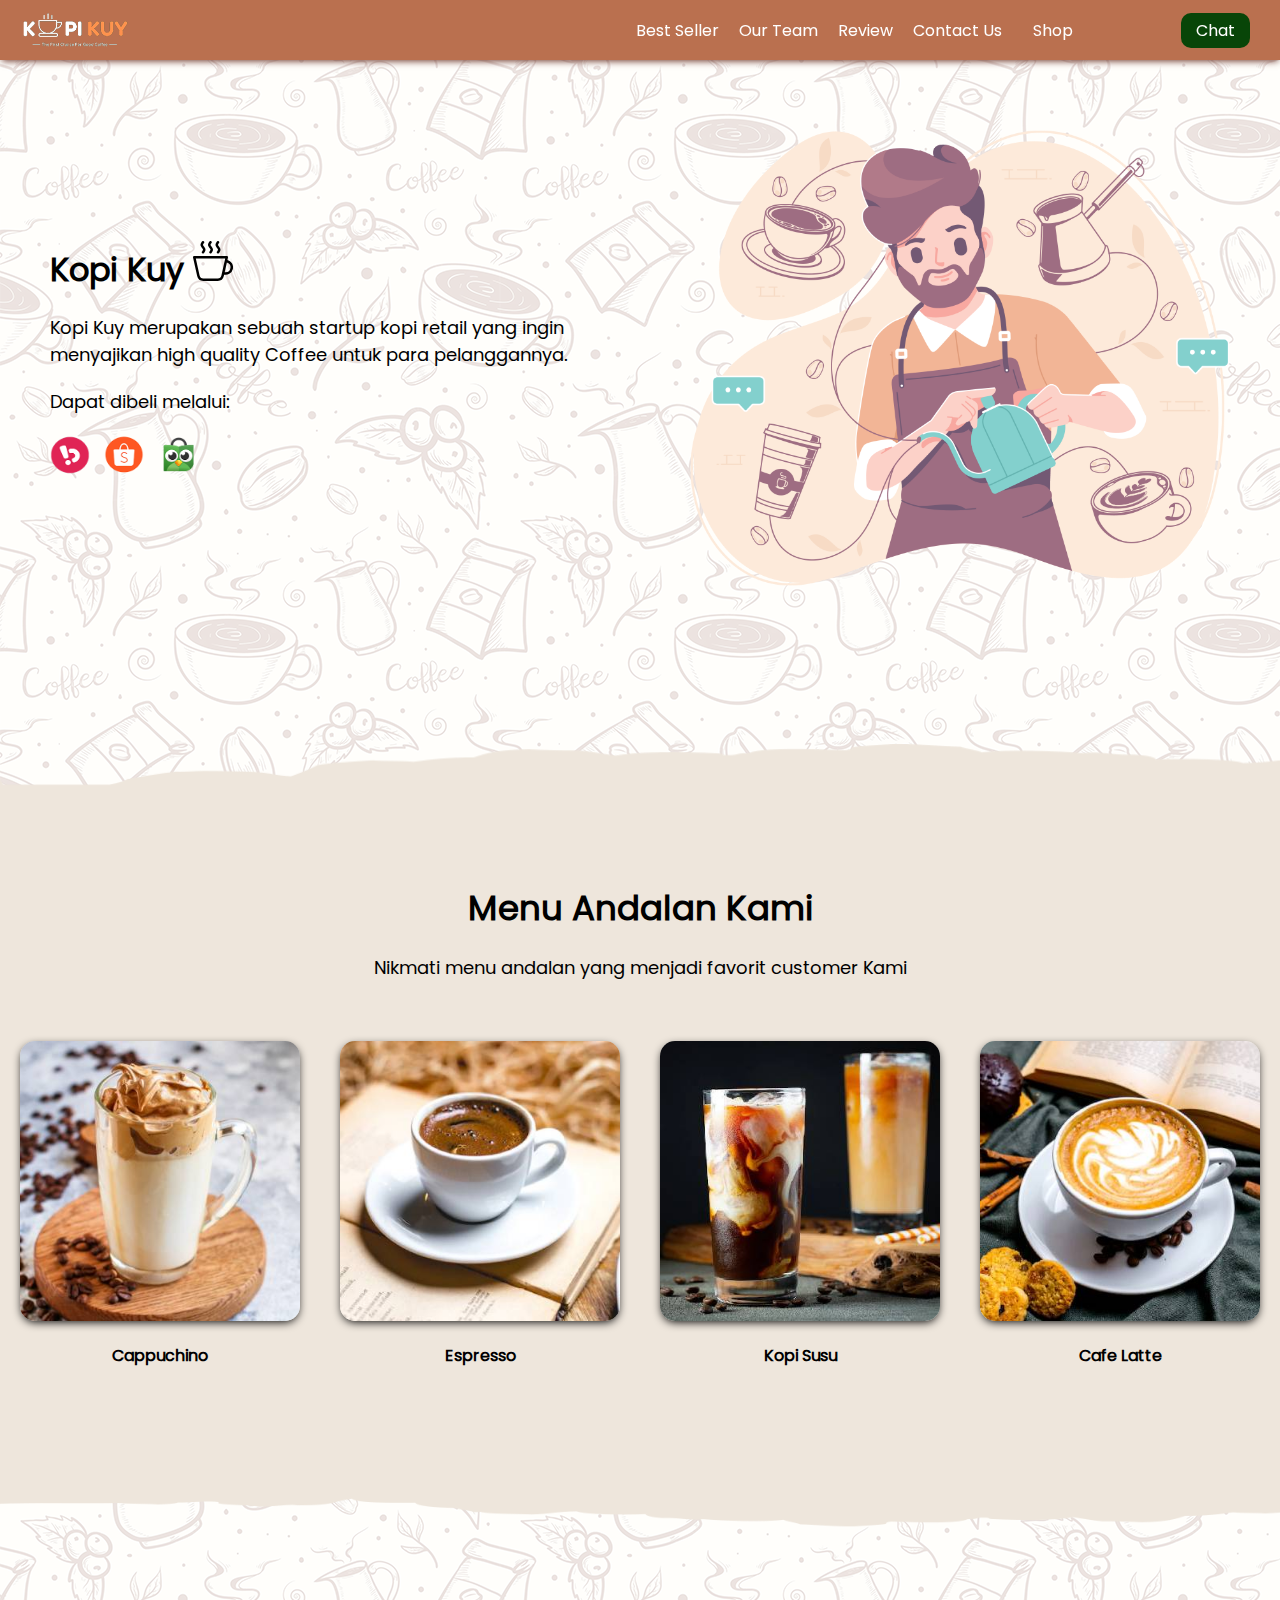
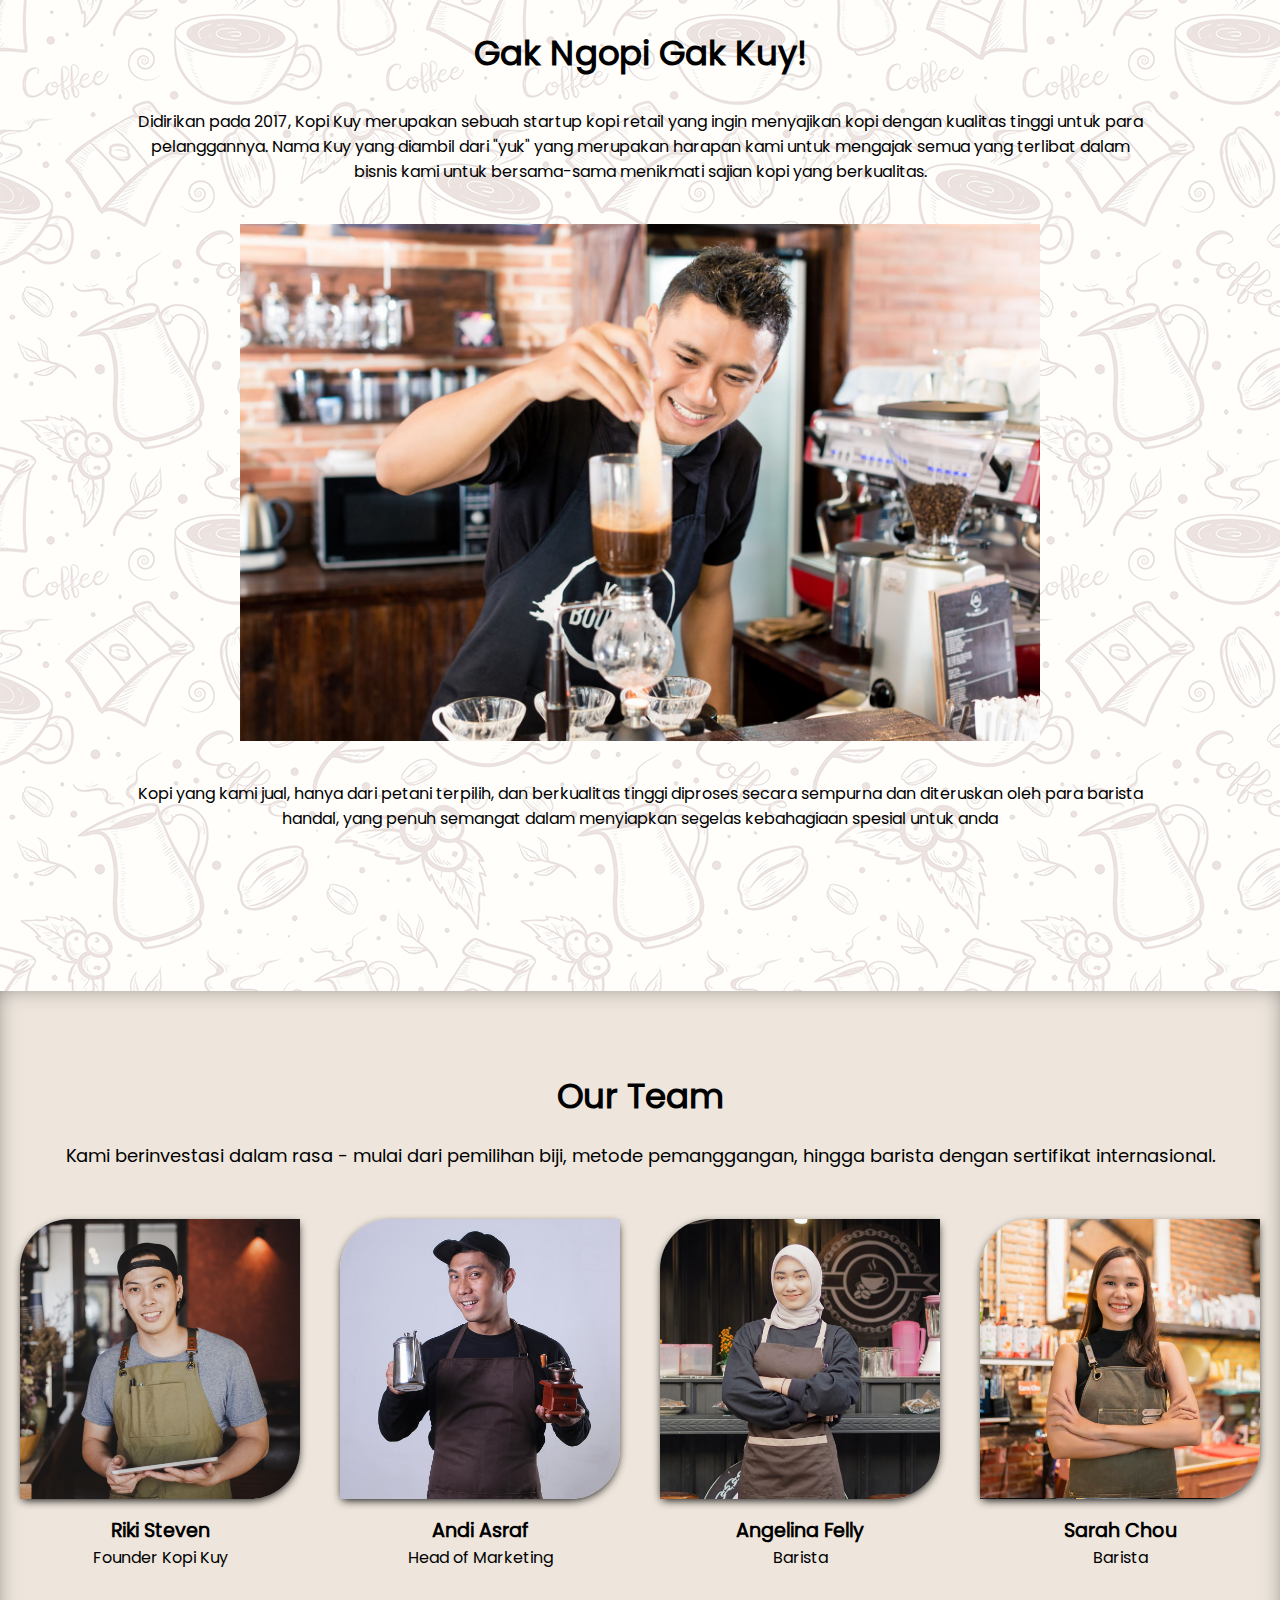
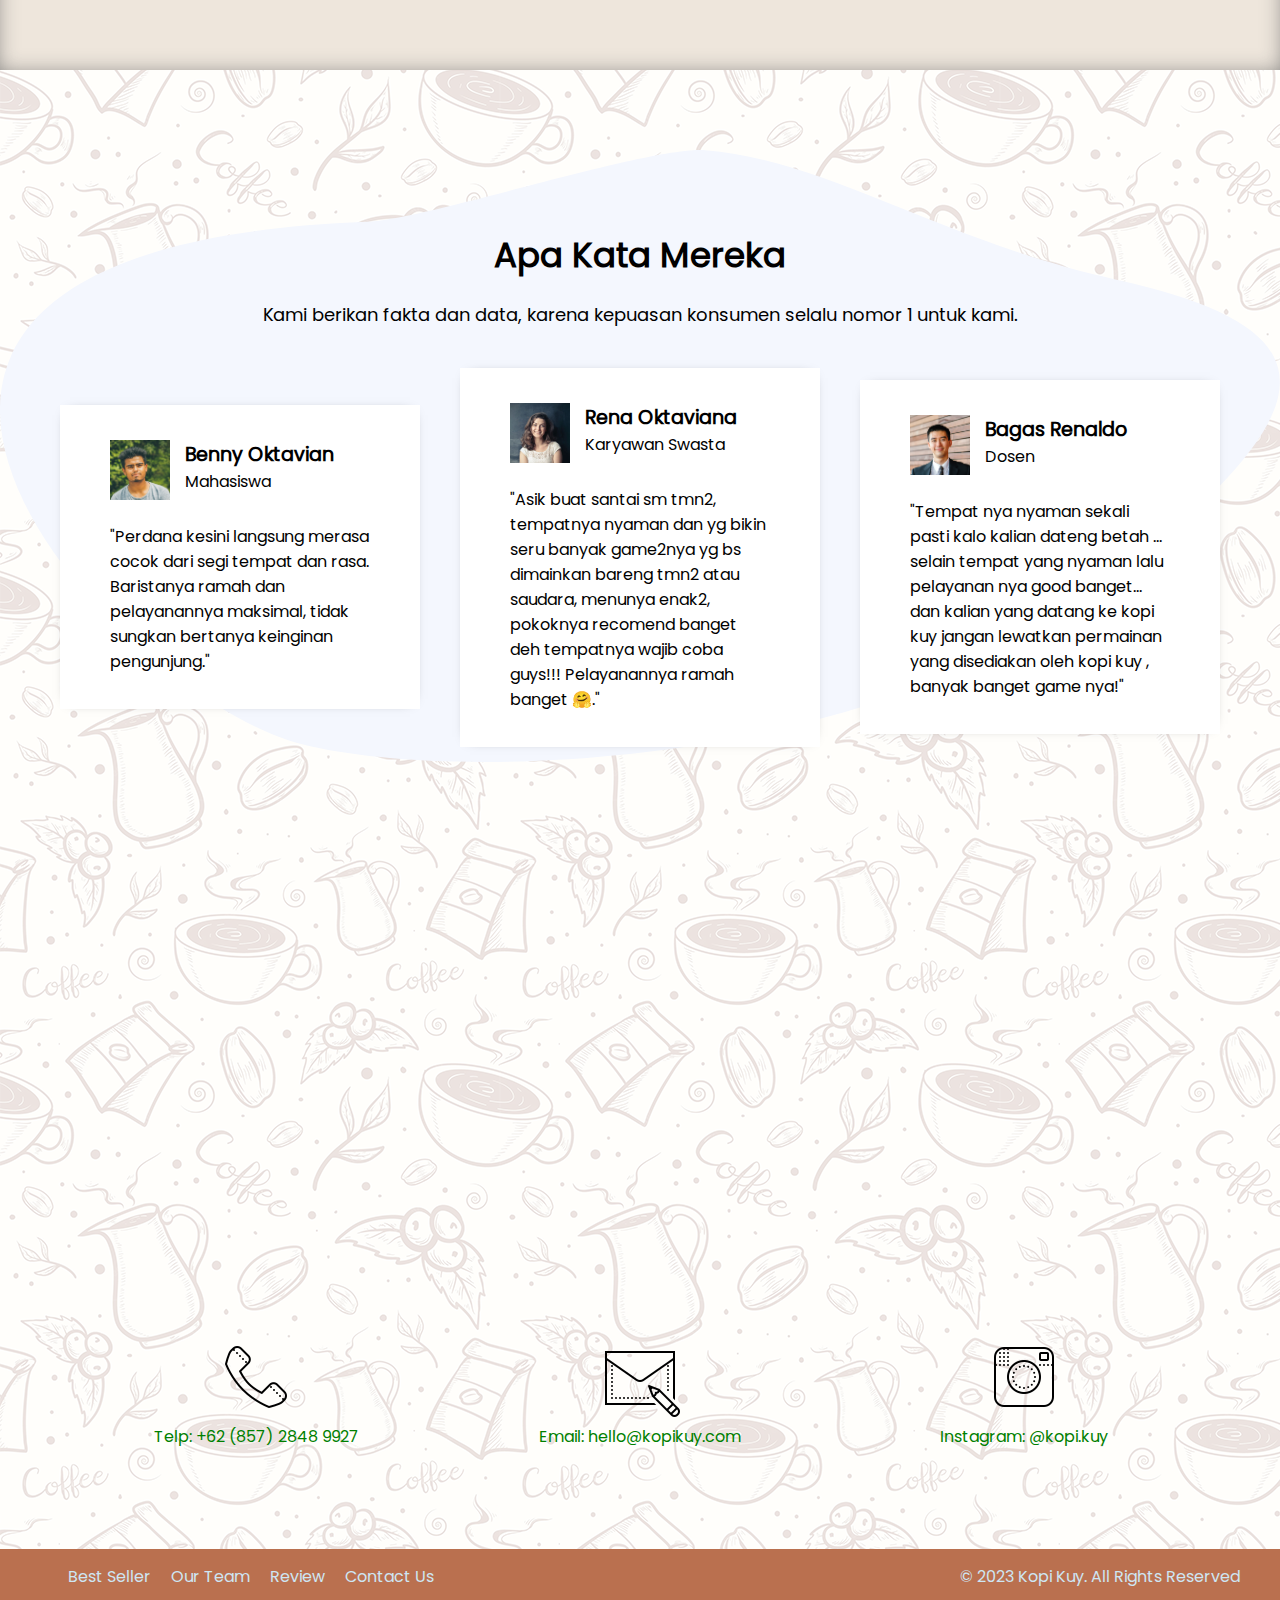
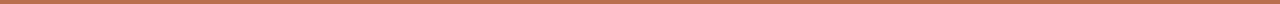
<file: index.html>
<!DOCTYPE html>
<html lang="id">

<head>
    <meta charset="UTF-8">
    <meta http-equiv="X-UA-Compatible" content="IE=edge">
    <meta name="viewport" content="width=device-width, initial-scale=1.0">
    <link rel="shortcut icon" href="images/favicon.ico" type="image/x-icon">
    <title>Website Kopi Kuy</title>
    <link rel="stylesheet" href="css/style.css">

    <style>
        body {
            background-image: url(images/background/bgkopi.png);
        }
    </style>
</head>

<body>
    <nav>
        <img class="logo" src="images/logo/logo_kuy.png">
        <div class="navigasi">
            <a href="#best-seller">Best Seller</a>
            <a href="#our-team">Our Team</a>
            <a href="#review">Review</a>
            <a href="#contact-us">Contact Us</a>
        </div>
        <a class="shop" href="produk.html">Shop</a>
        <a class="chat" href="https://wa.me/6285728489927?text=Saya ingin bertanya" target="_blank">Chat</a>
    </nav>

    <!-- Tulis Kode HTML / <header> Setelah baris di bawah ini (baris 28) -->

    <header>
        <div class="kiri">
            <h1>
                Kopi Kuy <img src="images/icon/icon_kopi.svg" alt="">
            </h1>
            <p>
                Kopi Kuy merupakan sebuah startup kopi retail yang ingin menyajikan
                high quality Coffee untuk para pelanggannya.
            </p>
            <p>
                Dapat dibeli melalui:
            </p>
            <div class="olshop">
                <img src="images/logo/logo_bukalapak.png" alt="">
                <img src="images/logo/logo_shopee.png" alt="">
                <img src="images/logo/logo_tokopedia.png" alt="">
            </div>
        </div>
        <div class="kanan">
            <img src="images/header/header6.png" alt="">
        </div>
    </header>

    <section class="best-seller" id="best-seller">
        <h2>
            Menu Andalan Kami
        </h2>
        <p>
            Nikmati menu andalan yang menjadi favorit customer Kami
        </p>

        <div class="produk">
            <img src="images/produk/product_capuchino.jpg" alt="">
            <p>Cappuchino</p>
        </div>
        <div class="produk">
            <img src="images/produk/product_espresso.jpg" alt="">
            <p>Espresso</p>
        </div>
        <div class="produk">
            <img src="images/produk/product_kopi_susu.jpg" alt="">
            <p>Kopi Susu</p>
        </div>
        <div class="produk">
            <img src="images/produk/product_latte.jpg" alt="">
            <p>Cafe Latte</p>
        </div>
    </section>

    <section class="about-us" id="about-us">
        <h2>Gak Ngopi Gak Kuy!</h2>
        <p>
            Didirikan pada 2017, Kopi Kuy merupakan sebuah startup kopi retail
            yang ingin menyajikan kopi dengan kualitas tinggi untuk para pelanggannya.
            Nama Kuy yang diambil dari "yuk" yang merupakan harapan kami untuk mengajak semua
            yang terlibat dalam bisnis kami untuk bersama-sama menikmati sajian kopi yang berkualitas.
        </p>
        <img src="images/about-us/meracik kopi.jpg" alt="">
        <p>
            Kopi yang kami jual, hanya dari petani terpilih, dan berkualitas tinggi diproses
            secara sempurna dan diteruskan oleh para barista handal, yang penuh semangat
            dalam menyiapkan segelas kebahagiaan spesial untuk anda
        </p>
    </section>

    <section class="our-team" id="our-team">
        <h2>Our Team</h2>
        <p>
            Kami berinvestasi dalam rasa - mulai dari pemilihan biji, metode pemanggangan,
            hingga barista dengan sertifikat internasional.
        </p>
        <div class="team">
            <img src="images/team/team1.jpg" alt="">
            <h3>Riki Steven</h3>
            <p>Founder Kopi Kuy</p>
        </div>
        <div class="team">
            <img src="images/team/team2.jpg" alt="">
            <h3>Andi Asraf</h3>
            <p>Head of Marketing</p>
        </div>
        <div class="team">
            <img src="images/team/team3.jpg" alt="">
            <h3>Angelina Felly</h3>
            <p>Barista</p>
        </div>
        <div class="team">
            <img src="images/team/team4.jpg" alt="">
            <h3>Sarah Chou</h3>
            <p>Barista</p>
        </div>
    </section>

    <section class="review" id="review">
        <h2>Apa Kata Mereka</h2>
        <p>Kami berikan fakta dan data, karena kepuasan konsumen selalu nomor 1 untuk kami.</p>
        <div class="testimoni">
            <img src="images/customer/customer1.jpg" alt="">
            <div class="profile">
                <h3>Benny Oktavian</h3>
                <p>Mahasiswa</p>
            </div>
            <p>
                "Perdana kesini langsung merasa cocok dari segi tempat dan rasa.
                Baristanya ramah dan pelayanannya maksimal, tidak sungkan bertanya keinginan pengunjung."
            </p>
        </div>
        <div class="testimoni">
            <img src="images/customer/customer2.jpg" alt="">
            <div class="profile">
                <h3>Rena Oktaviana</h3>
                <p>Karyawan Swasta</p>
            </div>
            <p>
                "Asik buat santai sm tmn2, tempatnya nyaman dan yg bikin seru banyak game2nya
                yg bs dimainkan bareng tmn2 atau saudara, menunya enak2, pokoknya recomend
                banget deh tempatnya wajib coba guys!!! Pelayanannya ramah banget 🤗."
            </p>
        </div>
        <div class="testimoni">
            <img src="images/customer/customer3.jpg" alt="">
            <div class="profile">
                <h3>Bagas Renaldo</h3>
                <p>Dosen</p>
            </div>
            <p>
                "Tempat nya nyaman sekali pasti kalo kalian dateng betah ...
                selain tempat yang nyaman lalu pelayanan nya good banget...
                dan kalian yang datang ke kopi kuy jangan lewatkan permainan yang disediakan
                oleh kopi kuy , banyak banget game nya!"
            </p>
        </div>
    </section>

    <section class="contact-us" id="contact-us">
        <iframe
            src="https://www.google.com/maps/embed?pb=!1m14!1m8!1m3!1d7932.741866032694!2d106.668581!3d-6.214715!3m2!1i1024!2i768!4f13.1!3m3!1m2!1s0x2e69f9912c7f297b%3A0xe5a3a671dae861ab!2sKopi%20kuy!5e0!3m2!1sid!2sid!4v1680617229460!5m2!1sid!2sid"
            allowfullscreen="" loading="lazy" referrerpolicy="no-referrer-when-downgrade">
        </iframe>
        <div class="kontak">
            <img src="images/icon/icon_phone.png" alt="">
            <p>Telp: +62 (857) 2848 9927</p>
        </div>
        <div class="kontak">
            <img src="images/icon/icon_mail.png" alt="">
            <p>Email: hello@kopikuy.com</p>
        </div>
        <div class="kontak">
            <img src="images/icon/icon_instagram.png" alt="">
            <p>Instagram: @kopi.kuy</p>
        </div>
    </section>

    <footer>
        <div class="navigasi">
            <a href="#">Best Seller</a>
            <a href="#">Our Team</a>
            <a href="#">Review</a>
            <a href="#">Contact Us</a>
        </div>
        <p>© 2023 Kopi Kuy. All Rights Reserved</p>
    </footer>


    <!--
        Kode HTML tidak boleh lewat dari batas ini
        Pastikan setiap section di tutup
        misalnya kode <section class="best-seller"> harus ada
        di bawah kode </header> (perhatikan ada garis miringnya
        dan setiap section harus setelah kode </section>
        jangan menulis <section> di dalam <section>
    -->
</body>

</html>
</file>
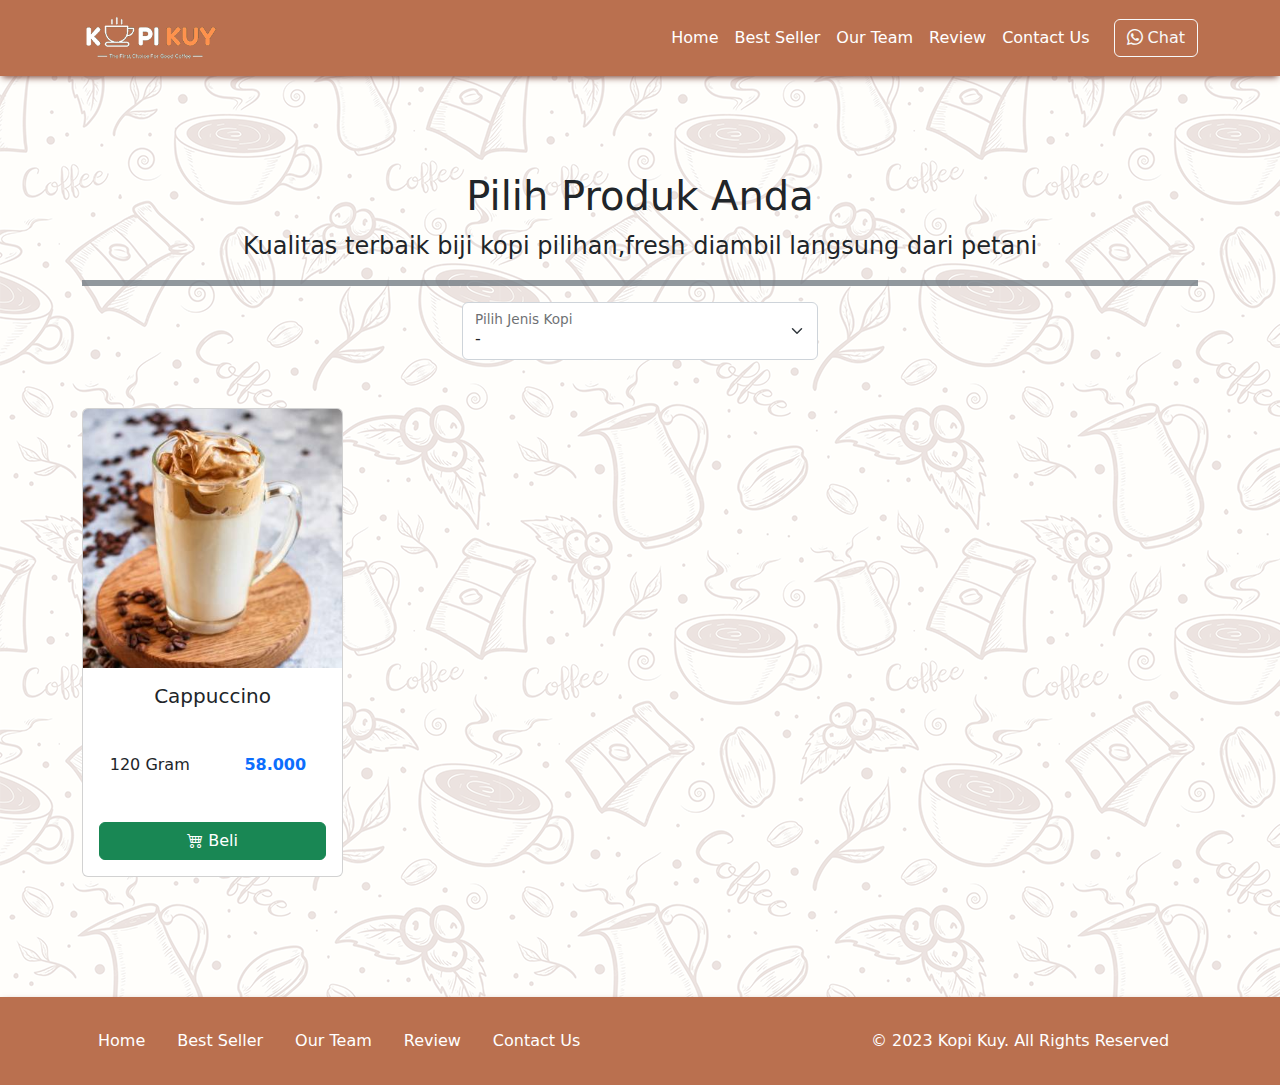
<file: produk.html>
<!DOCTYPE html>
<html lang="id">

<head>
    <meta charset="UTF-8">
    <meta http-equiv="X-UA-Compatible" content="IE=edge">
    <meta name="viewport" content="width=device-width, initial-scale=1.0">
    <link rel="shortcut icon" href="images/favicon/favicon.ico" type="image/x-icon">
    <title>Produk</title>
    <link rel="shortcut icon" href="images/favicon.ico" type="image/x-icon">
    <link rel="stylesheet" href="vendor/bootstrap/bootstrap.min.css">
    <link rel="stylesheet" href="vendor/bootstrap/bootstrap-icons.css">
    <script src="vendor/bootstrap/bootstrap.bundle.min.js"></script>
    <script src="js/jquery-3.6.3.min.js"></script>
    <style>
        /* tulis kode CSS internal di bawah sini */

        .bg-produk {
            background-color: #BA704F;
            box-shadow: 0 3px 7px -2px #6C3428;
        }

        .nav-link {
            color: #fff;
        }

        body {
            background-image: url(images/background/bgkopi.png);
        }

        h1 p {
            color: #6C3428;
        }

        /* Batas Akhir penulisan kode CSS internal */
    </style>
</head>

<body>
    <!-- Tulis Kode Bootstrap Di Bawah Sini -->

    <nav class="navbar navbar-dark bg-produk navbar-expand-lg bisadicopy">
        <div class="container">
            <a class="navbar-brand" href="#">
                <img src="images/logo/logo_kuy.png" height="50" alt="image">
            </a>
            <button class="navbar-toggler" type="button" data-bs-toggle="collapse" data-bs-target="#navbarNav11"
                aria-controls="navbarNav11" aria-expanded="false" aria-label="Toggle navigation">
                <span class="navbar-toggler-icon"></span>
            </button>
            <div class="collapse navbar-collapse" id="navbarNav11">
                <ul class="navbar-nav ms-auto">
                    <li class="nav-item active">
                        <a class="nav-link" href="index.html">Home</a>
                    </li>
                    <li class="nav-item">
                        <a class="nav-link" href="index.html#best-seller">Best Seller</a>
                    </li>
                    <li class="nav-item">
                        <a class="nav-link" href="index.html#our-team">Our Team</a>
                    </li>
                    <li class="nav-item">
                        <a class="nav-link" href="index.html#review">Review</a>
                    </li>
                    <li class="nav-item">
                        <a class="nav-link" href="index.html#contact-us">Contact Us</a>
                    </li>
                </ul>
                <a class="btn btn-outline-light ms-md-3" href="https://wa.me/6285728489927"><i
                        class="bi bi-whatsapp"></i> Chat</a>
            </div>
        </div>
    </nav>

    <section class="riki-block produk text-center my-5 py-5">
        <div class="container">
            <h1>Pilih Produk Anda</h1>
            <p class="fs-4">Kualitas terbaik biji kopi pilihan,fresh diambil langsung dari petani</p>
            <hr class="border border-secondary border-3 opacity-75">

            <!-- Ini Untuk Select -->
            <div class="row justify-content-center">
                <div class="col-md-4">
                    <div class="form-floating">
                        <select class="form-select" id="select_kopi">
                            <option selected disabled>-</option>
                            <option value="arabica">Arabica</option>
                            <option value="robusta">Robusta</option>
                            <option value="nonkopi">Non Kopi</option>
                        </select>
                        <label for="select_kopi">Pilih Jenis Kopi</label>
                    </div>
                </div>
            </div>


            <div id="baris_produk" class="row row-cols-1 row-cols-sm-2 row-cols-md-3 row-cols-lg-4 text-center mt-5">
                <div class="col mb-4">
                    <div class="card">
                        <img src="images/produk/product_capuchino.jpg" class="card-img-top" alt="...">
                        <div class="card-body">
                            <h5 class="card-title">Cappuccino</h5>
                            <div class="row hargasize my-4">
                                <div class="col">
                                    120 Gram
                                </div>
                                <div class="col fw-bold text-primary">
                                    58.000
                                </div>
                            </div>
                            <a href="#" class="btn btn-success w-100"><i class="bi bi-cart4"></i> Beli</a>
                        </div>
                    </div>
                </div>

            </div>
        </div>
    </section>

    <footer class="riki-block footer-small py-4 bg-produk">
        <div class="container">
            <div class="row align-items-center">
                <div class="col-12 col-md-8">
                    <ul class="nav justify-content-center justify-content-md-start">
                        <li class="nav-item active">
                            <a class="nav-link" href="index.html">Home</a>
                        </li>
                        <li class="nav-item">
                            <a class="nav-link" href="index.html#best-seller">Best Seller</a>
                        </li>
                        <li class="nav-item">
                            <a class="nav-link" href="index.html#our-team">Our Team</a>
                        </li>
                        <li class="nav-item">
                            <a class="nav-link" href="index.html#review">Review</a>
                        </li>
                        <li class="nav-item">
                            <a class="nav-link" href="index.html#contact-us">Contact Us</a>
                        </li>
                    </ul>
                </div>

                <div class="col-12 col-md-4 mt-4 mt-md-0 text-center text-md-right">
                    © 2023 Kopi Kuy. All Rights Reserved
                </div>
            </div>
        </div>
    </footer>


    <!-- Batas Akhir penulisan kode Bootstrap -->
    <script>
        /* Tulis Javascript Di bawah Sini */

        var sumber = "https://rikikurnia.com/prakerja/api/kopi"
        var sumber2 = "data.json"

        select_kopi.onchange = function () {
            var dipilih = select_kopi.value
            console.log(dipilih)
            ambilData(dipilih)
        }

        function ambilData(dipilih) {
            var template = ""
            $.getJSON(sumber2).then(function (data) {
                var data_kopi = data[dipilih]
                console.log(data_kopi)

                data_kopi.forEach(item => {
                    template += `<div class="col mb-4">
                            <div class="card">
                                <img src="${item.foto}" class="card-img-top" alt="...">
                                <div class="card-body">
                                    <h5 class="card-title">${item.nama}</h5>
                                    <div class="row my-4">
                                        <div class="col">
                                            ${item.size}
                                        </div>
                                        <div class="col">
                                            ${item.harga}
                                        </div>
                                    </div>
                                    <a href="${item.link}" class="btn btn-success w-100"><i class="bi bi-cart4"></i> Beli</a>
                                </div>
                            </div>
                        </div>`
                });
                baris_produk.innerHTML = template
            })
        }

        /* Batas Akhir penulisan kode Javascript */
    </script>
</body>

</html>
</file>
<file: css/style.css>
/* Kode * di bawah ini untuk mereset tampilan setiap web browser supaya seragam */

* {
   box-sizing: border-box;
   margin: 0;
   padding: 0;
}

html {
   /* scroll-behavior: smooth agar scroll ketika klik pada navigasi menjadi halus */
   scroll-behavior: smooth;
}

/* 
Kode di bawah ini untuk mengatur nav sampai footer agar memiliki tampilan flexibel
selengkapnya akan di bahas di hari ke 3
*/

nav,
header,
section,
footer {
   /* 
      display: flex memiliki pengaturan yang dapat mengatur agar elemen
      di dalamnya memiliki ukuran yang fleksibel
      digunakan saat ada elemen yang isinya lebih dari satu kolom
   */
   display: flex;
   /* 
      align-items: center mengatur elemen di dalamnya rata tengah vertikal
   */
   align-items: center;

   /* 
      justify-content: center mengatur elemen di dalamnya rata tengah horizontal
   */
   justify-content: center;

   /* 
      flex-wrap: wrap mengatur agar jika lebar elemen berlebih, maka elemen
      akan otomatis diletakan di baris baru (tidak dipaksakan di satu baris)
   */
   flex-wrap: wrap;
}



/* 
Kode @font-face untuk menginstall font ke dalam Website 
src adalah untuk lokasi fontnya, font dapat di cari di website https://fonts.google.com/
dengan memberi nama family, maka kita mendaftarkan font tersebut ke dalam website
*/

@font-face {
   src: url(../fonts/poppins.woff2);
   font-family: 'Poppins';
}

body {
   /* 
   mendaftarkan semua teks pada body menjadi family Poppins 
   kenapa pada body? karena elemen body membungkus semua elemen dari nav section sampai footer
   */
   font-family: 'Poppins';
}

/*
Misalnya ada font dari google yang bernama Irish Grover yang berada di:
https://fonts.gstatic.com/s/irishgrover/v23/buExpoi6YtLz2QW7LA4flVgv__RP.woff2

maka bisa coba copy kode berikut untuk menginstall font tadi:

@font-face {
  font-family: 'Irish Grover';
  font-style: normal;
  font-weight: 400;
  src: url(https://fonts.gstatic.com/s/irishgrover/v23/buExpoi6YtLz2QW7LA4flVgv__RP.woff2) format('woff2');
}

Jika kode di atas sudah di copy
Nanti pada element yang ingin menggunakan font Irish Grover Tadi, tinggal diganti font-familynya
misal mau mengganti h1 dan h2 maka kodenya sebagai berikut:

h1,h2 {
   font-family: 'Irish Grover';
}

*/


a {
   /* menghilangkan garis bawah pada link */
   text-decoration: none;

   /* 
   color: adalah untuk mengganti warna tulisan.
   color:unset digunakan pada a untuk menghilangkan warna bawaan pada link (biasanya warna biru) 
   */
   color: unset;
}

h2 {
   /* mengatur ukuran huruf ke 34 pixel */
   font-size: 34px;
}

h3 {
   /* mengatur ukuran huruf ke 1.2rem */
   font-size: 1.2rem;
}

h1,
h2,
h3 {
   /* mengatur tebal huruf bisa bold, normal*/
   font-weight: bold;
}

img {
   /* 
      kode max-width artinya lebar maksimal
      mengatur agar semua elemen img memiliki lebar maksimal 100% agar
      besar gambar tidak melebihi layar ataupun elemen pembungkus
   */
   max-width: 100%;
}

/* Navigasi */

nav {
   /* 
   background-color mengatur warna latar belakang 
   untuk pengguna hp, pergantian warna tidak bisa seperti vs code
   hanya dapat menggunakan warna bahasa inggris seperti: red, green, brown, purple dsb
   untuk pengguna vscode silahkan arahkan mouse ke kotak warna di bawah
   untuk mengganti warna sesuai keinginan
   */
   background-color: #BA704F;

   /* box-shadow membuat efek bayangan */
   box-shadow: 0 3px 7px -2px #6C3428;

   /* width mengatur lebar elemen. 100% agar lebarnya full dari kiri sampai kanan layar */
   width: 100%;

   /* 
   padding digunakan untuk memberi jarak ke dalam. 
   efeknya bila digunakan pada elemen yang memiliki warna latar akan membuat elemen tersebut 'gemuk'
   padding-top artinya jarak ke atas, nilai padding dapat berupa
   padding-top, padding-bottom, padding-left, padding-right
   */
   padding-top: 10px;
   padding-bottom: 10px;

   /* 
   position mengatur posisi elemen, position:fixed supaya elemen nav akan ikut menempel di atas layar
   saat kita scroll ke bawah. Jika ingin navigasi gak nempel, bisa menggunakan position:static;
   */
   position: fixed;

   /* Nilai z-index semakin besar, maka elemen akan semakin di depan */
   z-index: 500;
}

img.logo {
   /* height mengatur tinggi elemen */
   height: 40px;
   /* penjelasan margin mirip dengan padding, fungsinya untuk memberi jarak pada elemen */
   margin-left: 20px;
}

div.navigasi {
   margin-left: auto;
   margin-right: 15px;
}

nav a {
   color: #fff;
   padding-left: 8px;
   padding-right: 8px;
}

a.shop {
   margin-right: 100px;
}

a.chat {
   margin-right: 30px;
   background-color: rgb(8, 69, 8);
   color: #fff;
   padding-top: 5px;
   padding-right: 15px;
   padding-bottom: 5px;
   padding-left: 15px;
   border-radius: 10px;
}


/* 
   PERHATIKAN bahwa dalam mengatur elemen, nama elemen langsung ditulis
   sedangkan untuk mengatur class, dibutuhkan tanda titik (.) terlebih dulu
   img {} berarti seluruh elemen dengan tag img (<img src="....">), 
   sedangkan .img artinya hanya elemen dengan class img (<img class="img" src="...">) 
*/


/* HEADER */


header,
section {
   /*
    padding mengatur jarak ke dalam
    pada padding dan margin ditambahkan top / right / bottom / top 
    untuk mengatur jarak masing-masing 
   */
   padding-top: 80px;
   padding-bottom: 80px;

   /* margin mengatur jarak ke luar */
   margin-bottom: 80px;
}

/* penulisan CSS dapat digabung dengan beberapa elemen */
header div.kiri,
header div.kanan {
   /* width mengatur lebar elemen. 50% artinya setengah ukuran elemen pembungkus */
   width: 50%;
   padding: 50px;
}

header h1 {
   margin-bottom: 20px;
}

header p {
   /* font-size digunakan untuk mengatur ukuran huruf */
   font-size: 18px;
   margin-bottom: 20px;
}

div.olshop img {
   width: 40px;
   /* aspect-ratio:1 agar tinggi menyesuaikan width */
   aspect-ratio: 1;
   margin-right: 10px;
}

/* Best Seller */

section.best-seller {
   position: relative;

   /* background-color mengatur warna latar belakang elemen */
   background-color: #EEE6DC;

   /* text-align mengatur rata tulisan, bisa bernilai: left, right, center, justify */
   text-align: center;
}

/* 
terkait position, after, dan before memerlukan pemahaman mendalam
terkait layout pada CSS untuk dapat memahami secara penuh 
*/

section.best-seller::before,
section.best-seller::after {
   position: absolute;
   content: "";
   width: 100%;
   height: 76px;

   /* background-image untuk menambahkan gambar sebagai background */
   background-image: url(../images/background/garis-atas.png);

   /*background-size agar gambar latar menyesuaikan tinggi / lebar elemen */
   background-size: cover;

   top: -60px;
   left: 0;
}

section.best-seller::after {
   height: 60px;
   background-image: url(../images/background/garis-bawah.png);
   top: unset;
   bottom: -60px;
}

section.best-seller h2 {
   margin-bottom: 20px;
   width: 100%;
}

/* 
Penulisan section.best-seller > p berarti mengatur elemen p yang langsung
di bungkus oleh elemen <section class="best-seller">
aturan ini tidak berlaku untuk elemen <p> yang ada di dalam <div class="produk">
*/

section.best-seller>p {
   font-size: 18px;
   margin-bottom: 40px;
   width: 100%;
}

div.produk {
   /* 
      Penulisan padding dan margin seperti padding:20px ini penulisan singkat 
      yang berarti top, right, bottom, left nilainya sama, yaitu 20px 
   */
   padding: 20px;
   width: 25%;
}

div.produk img {
   /* transition membuat animasi transisi dari perubahan style, 0.3s berarti 0.3 detik */
   transition: all 0.3s ease;

   /* border-radius  Membuat sudut membulat */
   border-radius: 15px;

   /* box-shadow membuat efek bayangan */
   box-shadow: 0 3px 10px -2px #000;
}

/*

kode div.produk img:hover akan dijalankan saat mouse ada di atas elemen <img> yang ada
di dalam <div class="produk"> 
karena ada efek transition pada div.produk img 
maka akan menghasilkan efek animasi yang smooth

*/
div.produk img:hover {

   /* membuat transformasi, bisa berupa scale(1.05), rotate(180deg), translateY(-50px), dsb */
   transform: scale(0.9);
   border-radius: 50%;
}

div.produk p {
   margin-top: 15px;
   font-weight: bold;
}



/* About US */

section.about-us {
   /* max-width: 80%; mengatur lebar maksimal elemen tidak boleh melebihi 80% layar */
   max-width: 80%;

   /* margin-left dan margin-right auto akan membuat posisi elemen berada di tengah */
   margin-left: auto;
   margin-right: auto;
   text-align: center;
}

section.about-us h2 {
   margin-bottom: 30px;
   width: 100%;
}

section.about-us img {
   /* 
      Penulisan width: 800px dan max-width: 100% mengatur agar
      elemen memiliki lebar 800px namun tidak boleh melebihi 100% ukuran layar
   */
   width: 800px;
   max-width: 100%;
   margin: auto;
}

/*
section.about-us p:nth-child(2) berarti mengatur elemen ke 2 dengan jenis <p>
yang ada di dalam <section class="about-us">
*/

section.about-us p:nth-child(2) {
   margin-bottom: 40px;
}

section.about-us p:nth-child(4) {
   margin-top: 40px;
}


/* OUR TEAM */

section.our-team {
   background-color: #EEE6DC;
   box-shadow: inset 0px 0px 23px -6px #707070;
   text-align: center;
}

section.our-team h2 {
   margin-bottom: 20px;
   width: 100%;
}

section.our-team>p {
   margin-bottom: 30px;
   font-size: 18px;
   width: 800px;
   max-width: 90%;
   margin-left: auto;
   margin-right: auto;
   width: 100%;
}

div.team {
   width: 25%;
   padding: 20px;
}

div.team img {
   width: 100%;
   aspect-ratio: 1/1;
   object-fit: cover;
   box-shadow: 0 3px 10px -2px #000;
   border-radius: 50px 0px 50px 0px;
   margin-bottom: 10px;
}


/* REVIEW */

section.review {
   background-image: url(../images/background/bg-review.svg);
   /* 
      background-size: contain;
      membuat gambar latar belakang tidak terpotong
   */
   background-size: contain;

   /* 
      background-repeat: no-repeat;
      membuat gambar latar belakang tidak diulang (duplikat)
   */
   background-repeat: no-repeat;
   padding-left: 40px;
   padding-right: 40px;
   justify-content: space-around;
   /* align-items: stretch; membuat tinggi elemen di dalam .review .baris seragam */
   text-align: center;
}

section.review h2 {
   margin-bottom: 20px;
   width: 100%;
}

section.review>p {
   margin-bottom: 40px;
   font-size: 18px;
   width: 100%;
}

div.testimoni {
   width: 30%;
   display: flex;
   flex-wrap: wrap;
   padding: 35px 50px;
   box-shadow: 0px 0px 12px -10px #000;
   background-color: #fff;
}

div.testimoni img {
   width: 60px;
   height: 60px;
   margin-right: 15px;
   object-fit: cover;
}

div.profile {
   text-align: left;
   display: block;
   margin-bottom: 30px;
   width: calc(100% - 75px);
}

div.profile p {
   width: 100%;
   text-align: left;
}

div.testimoni>p {
   width: 100%;
   text-align: left;
}


/* CONTACT US */
section.contact-us {
   margin-bottom: 20px;
}

section.contact-us iframe {
   width: 100%;
   height: 300px;
   border: 0;
}

div.kontak {
   width: 30%;
   /* color mengatur warna tulisan */
   color: green;
   text-align: center;
   margin-top: 50px;
}


/* FOOTER */

footer {
   background-color: #BA704F;
   padding-top: 15px;
   padding-bottom: 15px;
   color: #CEE6F3;
   padding-right: 40px;
   padding-left: 40px;
}

footer div.navigasi {
   margin-left: 20px;
   margin-right: auto;
}

footer div.navigasi a {
   padding: 8px;
}

/* UNTUK kode RESPONSIF hari ke 3 tulis DI BAWAH sini */

@media(max-width:600px) {

   div.navigasi {
      display: none;
   }

   a.shop {
      margin-right: 20px;
      margin-left: auto;
   }

   header div.kiri,
   header div.kanan {
      width: 100%;
      padding: 30px;
      text-align: center;
   }

   div.team,
   div.produk,
   div.kontak {
      width: 50%;
   }

   div.testimoni {
      width: 100%;
      margin-bottom: 40px;
   }

}

/* Kode CSS Selesai di sini */
</file>
